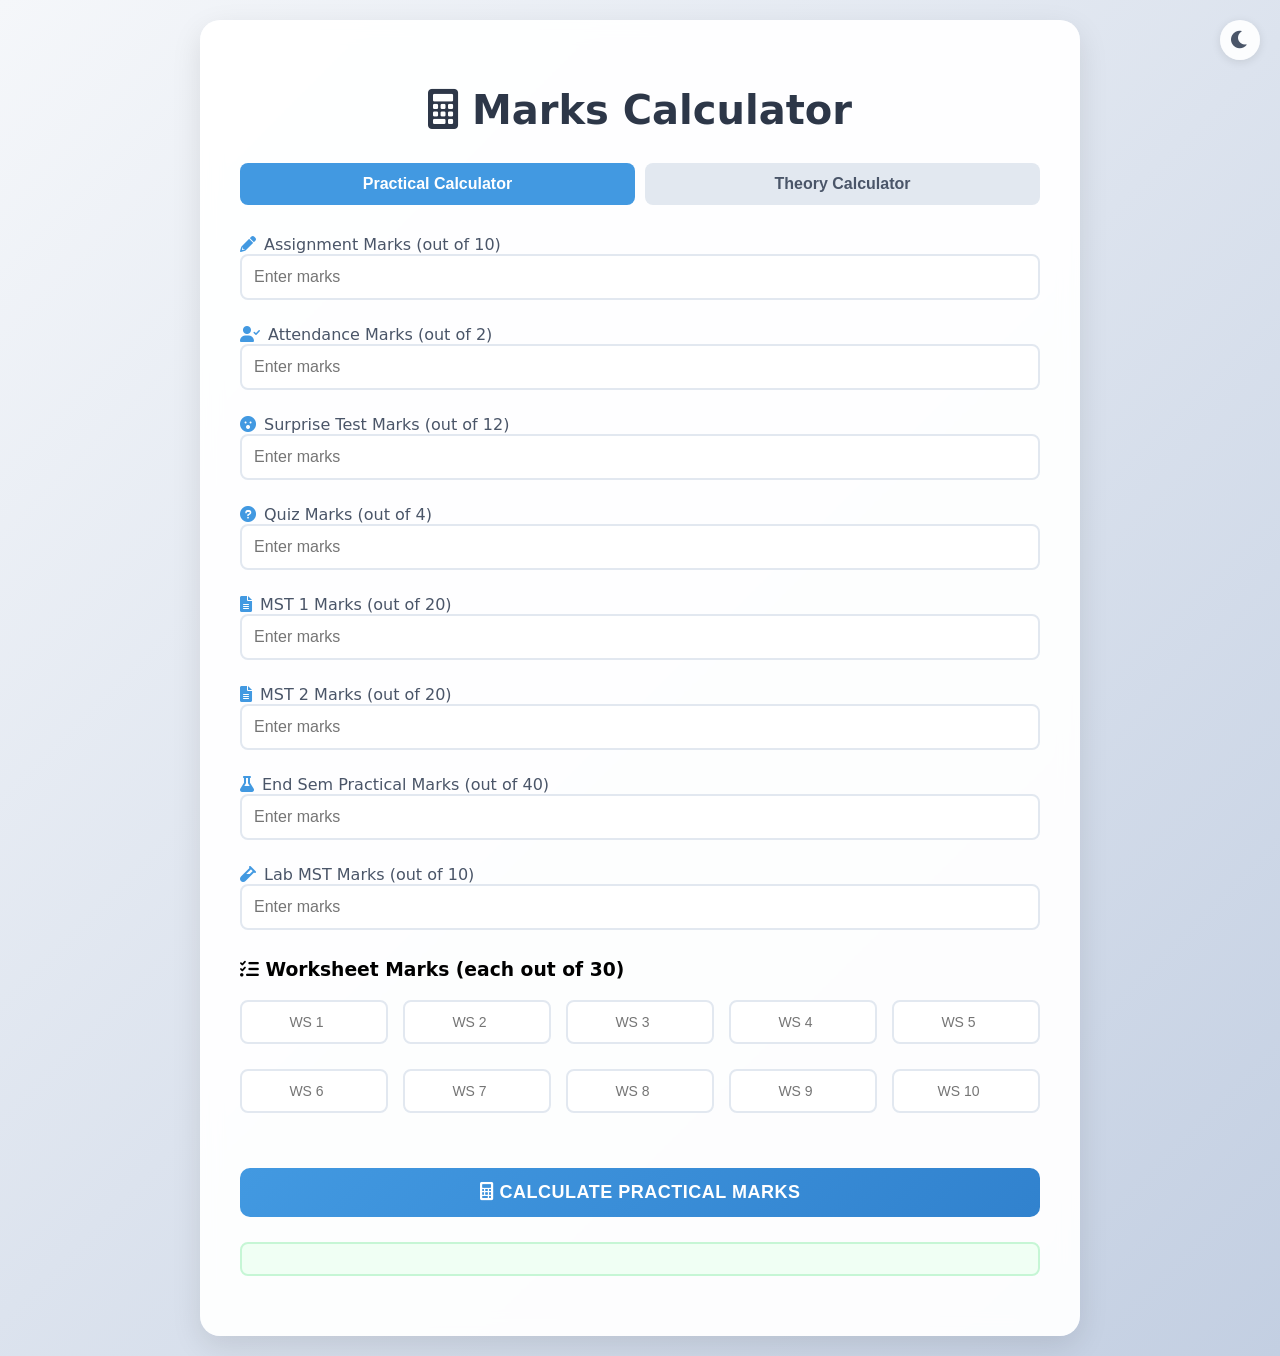
<file: index.html>
<!DOCTYPE html>
<html lang="en">
<head>
    <meta charset="UTF-8">
    <meta name="viewport" content="width=device-width, initial-scale=1.0">
    <title>Marks Calculator</title>
    <link rel="stylesheet" href="style.css">
    <link rel="stylesheet" href="https://cdnjs.cloudflare.com/ajax/libs/font-awesome/6.0.0/css/all.min.css">
</head>
<body>
    <div class="theme-toggle">
        <button id="themeToggle" onclick="toggleTheme()">
            <i class="fas fa-moon"></i>
        </button>
    </div>
    <div class="container">
        <h1><i class="fas fa-calculator"></i> Marks Calculator</h1>
        
        <div class="tabs">
            <button class="tab-btn active" onclick="openTab('practical')">Practical Calculator</button>
            <button class="tab-btn" onclick="openTab('theory')">Theory Calculator</button>
        </div>

        <div id="practical" class="tab-content active">
            <form id="practicalForm">
                <div class="input-group">
                    <label><i class="fas fa-pencil-alt"></i> Assignment Marks (out of 10)</label>
                    <input type="number" step="any" id="assignment" placeholder="Enter marks">
                </div>

                <div class="input-group">
                    <label><i class="fas fa-user-check"></i> Attendance Marks (out of 2)</label>
                    <input type="number" step="any" id="attendance" placeholder="Enter marks">
                </div>

                <div class="input-group">
                    <label><i class="fas fa-surprise"></i> Surprise Test Marks (out of 12)</label>
                    <input type="number" step="any" id="surpriseTest" placeholder="Enter marks">
                </div>

                <div class="input-group">
                    <label><i class="fas fa-question-circle"></i> Quiz Marks (out of 4)</label>
                    <input type="number" step="any" id="quiz" placeholder="Enter marks">
                </div>

                <div class="input-group">
                    <label><i class="fas fa-file-alt"></i> MST 1 Marks (out of 20)</label>
                    <input type="number" step="any" id="mst1" placeholder="Enter marks">
                </div>

                <div class="input-group">
                    <label><i class="fas fa-file-alt"></i> MST 2 Marks (out of 20)</label>
                    <input type="number" step="any" id="mst2" placeholder="Enter marks">
                </div>

                <div class="input-group">
                    <label><i class="fas fa-flask"></i> End Sem Practical Marks (out of 40)</label>
                    <input type="number" step="any" id="end" placeholder="Enter marks">
                </div>

                <div class="input-group">
                    <label><i class="fas fa-vial"></i> Lab MST Marks (out of 10)</label>
                    <input type="number" step="any" id="labmst" placeholder="Enter marks">
                </div>

                <h3><i class="fas fa-tasks"></i> Worksheet Marks (each out of 30)</h3>
                <div class="worksheet-grid">
                    <input type="number" step="any" id="ws1" placeholder="WS 1">
                    <input type="number" step="any" id="ws2" placeholder="WS 2">
                    <input type="number" step="any" id="ws3" placeholder="WS 3">
                    <input type="number" step="any" id="ws4" placeholder="WS 4">
                    <input type="number" step="any" id="ws5" placeholder="WS 5">
                    <input type="number" step="any" id="ws6" placeholder="WS 6">
                    <input type="number" step="any" id="ws7" placeholder="WS 7">
                    <input type="number" step="any" id="ws8" placeholder="WS 8">
                    <input type="number" step="any" id="ws9" placeholder="WS 9">
                    <input type="number" step="any" id="ws10" placeholder="WS 10">
                </div>

                <button type="button" onclick="calculatePracticalMarks()">
                    <i class="fas fa-calculator"></i> Calculate Practical Marks
                </button>
                <p id="practicalResult"></p>
            </form>
        </div>

        <div id="theory" class="tab-content">
            <form id="theoryForm">
                <div class="input-group">
                    <label><i class="fas fa-pencil-alt"></i> Assignment Marks (out of 10)</label>
                    <input type="number" id="theoryAssignment" min="0" max="10" step="0.5" required>
                </div>

                <div class="input-group">
                    <label><i class="fas fa-user-check"></i> Attendance Marks (out of 2)</label>
                    <input type="number" id="theoryAttendance" min="0" max="2" step="0.5" required>
                </div>

                <div class="input-group">
                    <label><i class="fas fa-file-alt"></i> MST-1 Marks (out of 20)</label>
                    <input type="number" id="theoryMst1" min="0" max="20" step="0.5" required>
                </div>

                <div class="input-group">
                    <label><i class="fas fa-file-alt"></i> MST-2 Marks (out of 20)</label>
                    <input type="number" id="theoryMst2" min="0" max="20" step="0.5" required>
                </div>

                <div class="input-group">
                    <label><i class="fas fa-question-circle"></i> Quiz Marks (out of 4)</label>
                    <input type="number" id="theoryQuiz" min="0" max="4" step="0.5" required>
                </div>

                <div class="input-group">
                    <label><i class="fas fa-surprise"></i> Surprise Test Marks (out of 12)</label>
                    <input type="number" id="theorySurpriseTest" min="0" max="12" step="0.5" required>
                </div>

                <button type="button" onclick="calculateTheoryMarks()">
                    <i class="fas fa-calculator"></i> Calculate Theory Marks
                </button>
                <p id="theoryResult"></p>
            </form>
        </div>
    </div>

    <script>
        function toggleTheme() {
            document.body.classList.toggle('dark-theme');
            const themeToggle = document.getElementById('themeToggle');
            const icon = themeToggle.querySelector('i');
            
            if (document.body.classList.contains('dark-theme')) {
                icon.classList.remove('fa-moon');
                icon.classList.add('fa-sun');
            } else {
                icon.classList.remove('fa-sun');
                icon.classList.add('fa-moon');
            }
        }

        function openTab(tabName) {
            // Hide all tab contents
            const tabContents = document.getElementsByClassName("tab-content");
            for (let content of tabContents) {
                content.classList.remove("active");
            }

            // Remove active class from all buttons
            const tabButtons = document.getElementsByClassName("tab-btn");
            for (let button of tabButtons) {
                button.classList.remove("active");
            }

            // Show the selected tab content and activate the button
            document.getElementById(tabName).classList.add("active");
            event.currentTarget.classList.add("active");
        }

        function calculatePracticalMarks() {
            const get = id => parseFloat(document.getElementById(id).value) || 0;

            // Get all input values
            const assignment = get("assignment");
            const attendance = get("attendance");
            const surpriseTest = get("surpriseTest");
            const quiz = get("quiz");
            const mst1 = get("mst1");
            const mst2 = get("mst2");
            const end = get("end");
            const labmst = get("labmst");

            // Get worksheet marks
            const ws1 = get("ws1");
            const ws2 = get("ws2");
            const ws3 = get("ws3");
            const ws4 = get("ws4");
            const ws5 = get("ws5");
            const ws6 = get("ws6");
            const ws7 = get("ws7");
            const ws8 = get("ws8");
            const ws9 = get("ws9");
            const ws10 = get("ws10");

            // Calculate surprise test marks (s)
            const s = (surpriseTest / 12) * 4;

            // Calculate lab MST marks (n)
            const n = (labmst / 10) * 15;

            // Calculate worksheet total
            const worksheet = ((ws1 + ws2 + ws3 + ws4 + ws5 + ws6 + ws7 + ws8 + ws9 + ws10) / 300) * 45;

            // Calculate MST average
            const m = (mst1 + mst2) / 2;

            // Calculate total internal marks
            const total = ((assignment + quiz + m + attendance + s + worksheet + end + n) / 140) * 70;

            const resultElement = document.getElementById("practicalResult");
            resultElement.innerHTML = `<i class="fas fa-chart-line"></i> Your Internal Marks = ${total.toFixed(2)}`;
        }

        function calculateTheoryMarks() {
            // Get all input values
            const assignment = parseFloat(document.getElementById('theoryAssignment').value) || 0;
            const attendance = parseFloat(document.getElementById('theoryAttendance').value) || 0;
            const mst1 = parseFloat(document.getElementById('theoryMst1').value) || 0;
            const mst2 = parseFloat(document.getElementById('theoryMst2').value) || 0;
            const quiz = parseFloat(document.getElementById('theoryQuiz').value) || 0;
            const surpriseTest = parseFloat(document.getElementById('theorySurpriseTest').value) || 0;

            // Validate inputs
            if (assignment > 10 || attendance > 2 || mst1 > 20 || mst2 > 20 || quiz > 4 || surpriseTest > 12) {
                document.getElementById("theoryResult").innerHTML = 'Please enter valid marks within the specified ranges.';
                return;
            }

            // Calculate total marks
            const totalMarks = assignment + attendance + mst1 + mst2 + quiz + surpriseTest;
            const finalScore = (totalMarks / 68) * 40;

            // Display result
            const resultText = `
             
                Final Score (out of 40): ${finalScore.toFixed(2)}
            `;
            document.getElementById("theoryResult").innerHTML = resultText;
        }
    </script>
</body>
</html>
   <!-- new piont taken -->
    <!-- new pointt -->
     <!-- hjikughui -->
      <!-- bgghjghgfgh -->
</file>
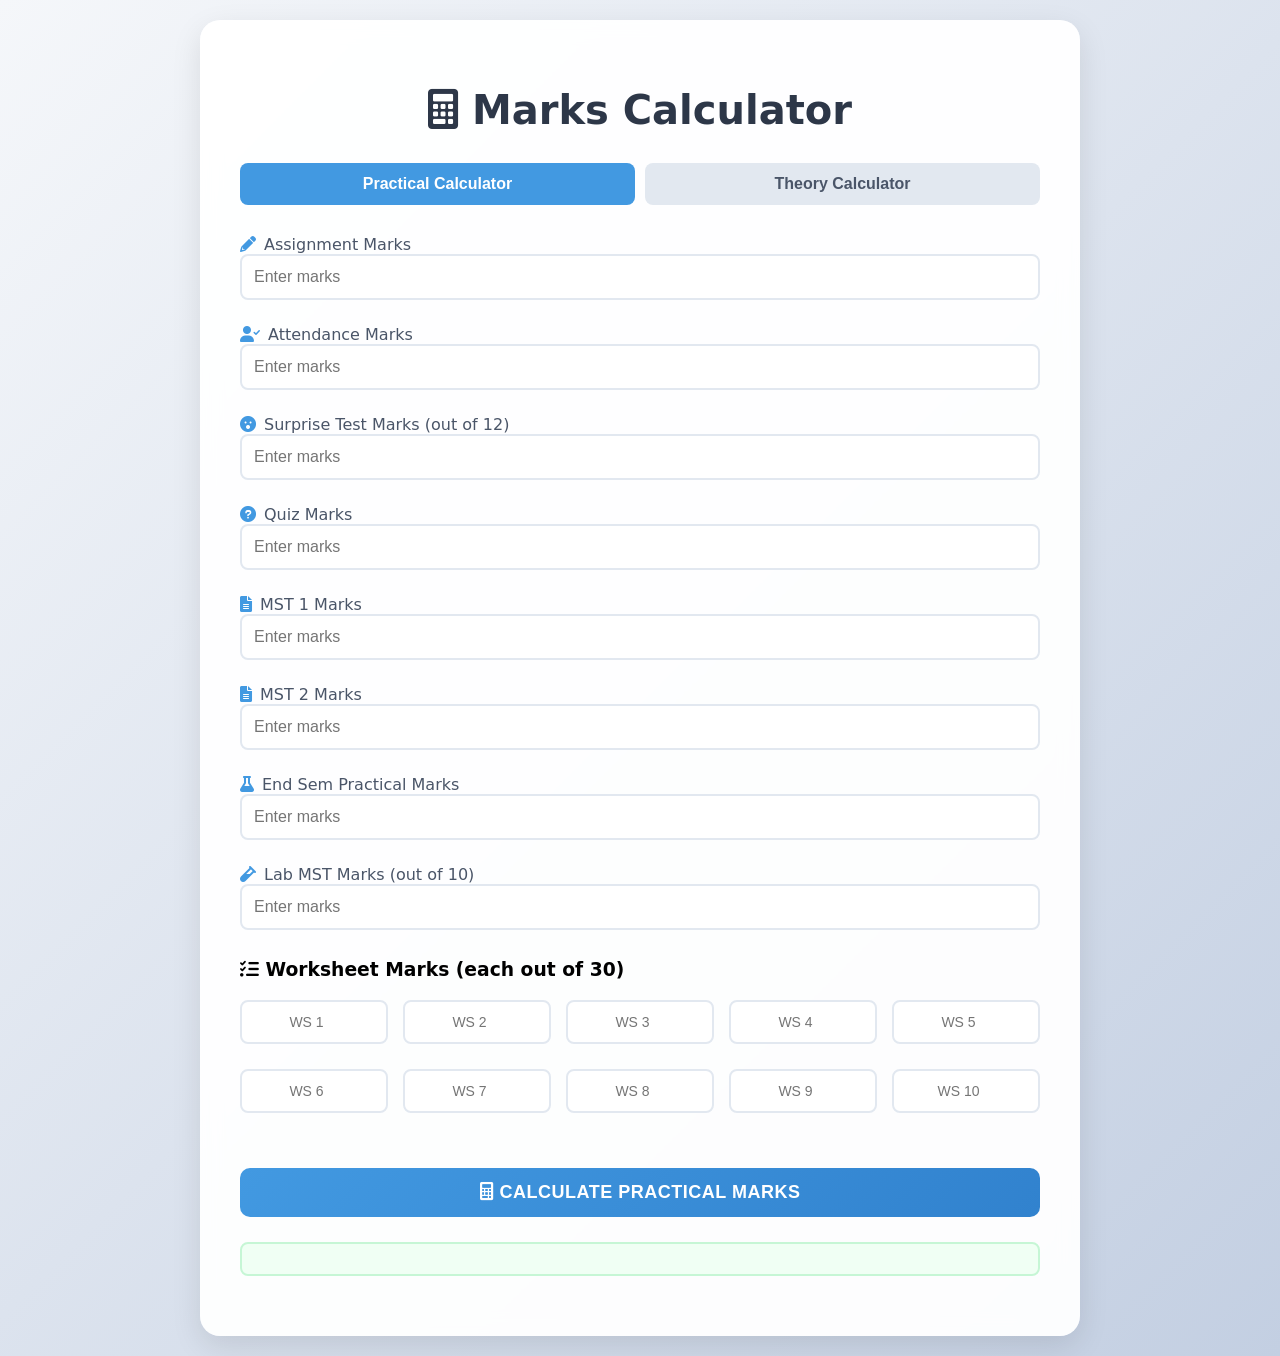
<file: app.html>
<!DOCTYPE html>
<html lang="en">
<head>
    <meta charset="UTF-8">
    <meta name="viewport" content="width=device-width, initial-scale=1.0">
    <title>Marks Calculator</title>
    <link rel="stylesheet" href="app.css">
    <link rel="stylesheet" href="https://cdnjs.cloudflare.com/ajax/libs/font-awesome/6.0.0/css/all.min.css">
</head>
<body>
    <div class="container">
        <h1><i class="fas fa-calculator"></i> Marks Calculator</h1>
        
        <div class="tabs">
            <button class="tab-btn active" onclick="openTab('practical')">Practical Calculator</button>
            <button class="tab-btn" onclick="openTab('theory')">Theory Calculator</button>
        </div>

        <div id="practical" class="tab-content active">
            <form id="practicalForm">
                <div class="input-group">
                    <label><i class="fas fa-pencil-alt"></i> Assignment Marks</label>
                    <input type="number" step="any" id="assignment" placeholder="Enter marks">
                </div>

                <div class="input-group">
                    <label><i class="fas fa-user-check"></i> Attendance Marks</label>
                    <input type="number" step="any" id="attendance" placeholder="Enter marks">
                </div>

                <div class="input-group">
                    <label><i class="fas fa-surprise"></i> Surprise Test Marks (out of 12)</label>
                    <input type="number" step="any" id="surpriseTest" placeholder="Enter marks">
                </div>

                <div class="input-group">
                    <label><i class="fas fa-question-circle"></i> Quiz Marks</label>
                    <input type="number" step="any" id="quiz" placeholder="Enter marks">
                </div>

                <div class="input-group">
                    <label><i class="fas fa-file-alt"></i> MST 1 Marks</label>
                    <input type="number" step="any" id="mst1" placeholder="Enter marks">
                </div>

                <div class="input-group">
                    <label><i class="fas fa-file-alt"></i> MST 2 Marks</label>
                    <input type="number" step="any" id="mst2" placeholder="Enter marks">
                </div>

                <div class="input-group">
                    <label><i class="fas fa-flask"></i> End Sem Practical Marks</label>
                    <input type="number" step="any" id="end" placeholder="Enter marks">
                </div>

                <div class="input-group">
                    <label><i class="fas fa-vial"></i> Lab MST Marks (out of 10)</label>
                    <input type="number" step="any" id="labmst" placeholder="Enter marks">
                </div>

                <h3><i class="fas fa-tasks"></i> Worksheet Marks (each out of 30)</h3>
                <div class="worksheet-grid">
                    <input type="number" step="any" id="ws1" placeholder="WS 1">
                    <input type="number" step="any" id="ws2" placeholder="WS 2">
                    <input type="number" step="any" id="ws3" placeholder="WS 3">
                    <input type="number" step="any" id="ws4" placeholder="WS 4">
                    <input type="number" step="any" id="ws5" placeholder="WS 5">
                    <input type="number" step="any" id="ws6" placeholder="WS 6">
                    <input type="number" step="any" id="ws7" placeholder="WS 7">
                    <input type="number" step="any" id="ws8" placeholder="WS 8">
                    <input type="number" step="any" id="ws9" placeholder="WS 9">
                    <input type="number" step="any" id="ws10" placeholder="WS 10">
                </div>

                <button type="button" onclick="calculatePracticalMarks()">
                    <i class="fas fa-calculator"></i> Calculate Practical Marks
                </button>
                <p id="practicalResult"></p>
            </form>
        </div>

        <div id="theory" class="tab-content">
            <form id="theoryForm">
                <div class="input-group">
                    <label><i class="fas fa-pencil-alt"></i> Assignment Marks (out of 10)</label>
                    <input type="number" id="theoryAssignment" min="0" max="10" step="0.5" required>
                </div>

                <div class="input-group">
                    <label><i class="fas fa-user-check"></i> Attendance Marks (out of 2)</label>
                    <input type="number" id="theoryAttendance" min="0" max="2" step="0.5" required>
                </div>

                <div class="input-group">
                    <label><i class="fas fa-file-alt"></i> MST-1 Marks (out of 20)</label>
                    <input type="number" id="theoryMst1" min="0" max="20" step="0.5" required>
                </div>

                <div class="input-group">
                    <label><i class="fas fa-file-alt"></i> MST-2 Marks (out of 20)</label>
                    <input type="number" id="theoryMst2" min="0" max="20" step="0.5" required>
                </div>

                <div class="input-group">
                    <label><i class="fas fa-question-circle"></i> Quiz Marks (out of 4)</label>
                    <input type="number" id="theoryQuiz" min="0" max="4" step="0.5" required>
                </div>

                <div class="input-group">
                    <label><i class="fas fa-surprise"></i> Surprise Test Marks (out of 12)</label>
                    <input type="number" id="theorySurpriseTest" min="0" max="12" step="0.5" required>
                </div>

                <button type="button" onclick="calculateTheoryMarks()">
                    <i class="fas fa-calculator"></i> Calculate Theory Marks
                </button>
                <p id="theoryResult"></p>
            </form>
        </div>
    </div>

    <script>
        function openTab(tabName) {
            // Hide all tab contents
            const tabContents = document.getElementsByClassName("tab-content");
            for (let content of tabContents) {
                content.classList.remove("active");
            }

            // Remove active class from all buttons
            const tabButtons = document.getElementsByClassName("tab-btn");
            for (let button of tabButtons) {
                button.classList.remove("active");
            }

            // Show the selected tab content and activate the button
            document.getElementById(tabName).classList.add("active");
            event.currentTarget.classList.add("active");
        }

        function calculatePracticalMarks() {
            const get = id => parseFloat(document.getElementById(id).value) || 0;

            // Get all input values
            const assignment = get("assignment");
            const attendance = get("attendance");
            const surpriseTest = get("surpriseTest");
            const quiz = get("quiz");
            const mst1 = get("mst1");
            const mst2 = get("mst2");
            const end = get("end");
            const labmst = get("labmst");

            // Get worksheet marks
            const ws1 = get("ws1");
            const ws2 = get("ws2");
            const ws3 = get("ws3");
            const ws4 = get("ws4");
            const ws5 = get("ws5");
            const ws6 = get("ws6");
            const ws7 = get("ws7");
            const ws8 = get("ws8");
            const ws9 = get("ws9");
            const ws10 = get("ws10");

            // Calculate surprise test marks (s)
            const s = (surpriseTest / 12) * 4;

            // Calculate lab MST marks (n)
            const n = (labmst / 10) * 15;

            // Calculate worksheet total
            const worksheet = ((ws1 + ws2 + ws3 + ws4 + ws5 + ws6 + ws7 + ws8 + ws9 + ws10) / 300) * 45;

            // Calculate MST average
            const m = (mst1 + mst2) / 2;

            // Calculate total internal marks
            const total = ((assignment + quiz + m + attendance + s + worksheet + end + n) / 140) * 70;

            const resultElement = document.getElementById("practicalResult");
            resultElement.innerHTML = `<i class="fas fa-chart-line"></i> Your Internal Marks = ${total.toFixed(2)}`;
        }

        function calculateTheoryMarks() {
            // Get all input values
            const assignment = parseFloat(document.getElementById('theoryAssignment').value) || 0;
            const attendance = parseFloat(document.getElementById('theoryAttendance').value) || 0;
            const mst1 = parseFloat(document.getElementById('theoryMst1').value) || 0;
            const mst2 = parseFloat(document.getElementById('theoryMst2').value) || 0;
            const quiz = parseFloat(document.getElementById('theoryQuiz').value) || 0;
            const surpriseTest = parseFloat(document.getElementById('theorySurpriseTest').value) || 0;

            // Validate inputs
            if (assignment > 10 || attendance > 2 || mst1 > 20 || mst2 > 20 || quiz > 4 || surpriseTest > 12) {
                document.getElementById("theoryResult").innerHTML = 'Please enter valid marks within the specified ranges.';
                return;
            }

            // Calculate total marks
            const totalMarks = assignment + attendance + mst1 + mst2 + quiz + surpriseTest;
            const finalScore = (totalMarks / 68) * 40;

            // Display result
            const resultText = `
             
                Final Score (out of 40): ${finalScore.toFixed(2)}
            `;
            document.getElementById("theoryResult").innerHTML = resultText;
        }
    </script>
</body>
</html>
   <!-- new piont taken -->
    <!-- new pointt -->
</file>
<file: style.css>
body {
    font-family: 'Segoe UI', system-ui, -apple-system, sans-serif;
    background: linear-gradient(135deg, #f5f7fa 0%, #c3cfe2 100%);
    margin: 0;
    padding: 20px;
    min-height: 100vh;
    display: flex;
    align-items: center;
    justify-content: center;
}

.container {
    max-width: 800px;
    background: rgba(255, 255, 255, 0.95);
    margin: auto;
    padding: 40px;
    border-radius: 20px;
    box-shadow: 0 10px 30px rgba(0, 0, 0, 0.1);
    backdrop-filter: blur(10px);
}

h1 {
    text-align: center;
    color: #2d3748;
    margin-bottom: 30px;
    font-size: 2.5em;
    font-weight: 600;
}

.tabs {
    display: flex;
    gap: 10px;
    margin-bottom: 30px;
}

.tab-btn {
    flex: 1;
    padding: 12px;
    background: #e2e8f0;
    border: none;
    color: #4a5568;
    font-size: 16px;
    font-weight: 600;
    border-radius: 8px;
    cursor: pointer;
    transition: all 0.3s ease;
}

.tab-btn:hover {
    background: #cbd5e0;
}

.tab-btn.active {
    background: #4299e1;
    color: white;
}

.tab-content {
    display: none;
}

.tab-content.active {
    display: block;
}

.input-group {
    margin-bottom: 15px;
}

.input-group label {
    display: flex;
    align-items: center;
    gap: 8px;
    color: #4a5568;
    font-weight: 500;
}

.input-group label i {
    color: #4299e1;
}

input[type="number"] {
    width: 100%;
    padding: 12px;
    box-sizing: border-box;
    margin-bottom: 10px;
    border: 2px solid #e2e8f0;
    border-radius: 8px;
    font-size: 16px;
    transition: all 0.3s ease;
}

input[type="number"]:focus {
    outline: none;
    border-color: #4299e1;
    box-shadow: 0 0 0 3px rgba(66, 153, 225, 0.2);
}

.worksheet-grid {
    display: grid;
    grid-template-columns: repeat(5, 1fr);
    gap: 15px;
    margin: 20px 0;
}

.worksheet-grid input {
    text-align: center;
    font-size: 14px;
}

button[type="button"] {
    width: 100%;
    padding: 14px;
    background: linear-gradient(135deg, #4299e1 0%, #3182ce 100%);
    border: none;
    color: white;
    font-size: 18px;
    font-weight: 600;
    margin-top: 25px;
    border-radius: 10px;
    cursor: pointer;
    transition: all 0.3s ease;
    text-transform: uppercase;
    letter-spacing: 0.5px;
}

button[type="button"]:hover {
    background: linear-gradient(135deg, #3182ce 0%, #2b6cb0 100%);
    transform: translateY(-2px);
    box-shadow: 0 5px 15px rgba(66, 153, 225, 0.3);
}

button[type="button"]:active {
    transform: translateY(0);
}

#practicalResult, #theoryResult {
    margin-top: 25px;
    font-weight: 600;
    text-align: center;
    font-size: 20px;
    color: #2f855a;
    padding: 15px;
    background: #f0fff4;
    border-radius: 8px;
    border: 2px solid #c6f6d5;
}

@media (max-width: 768px) {
    .container {
        padding: 20px;
        margin: 10px;
    }
    
    .worksheet-grid {
        grid-template-columns: repeat(2, 1fr);
    }
    
    .tabs {
        flex-direction: column;
    }
    
    h1 {
        font-size: 2em;
    }
}

.theme-toggle {
    position: fixed;
    top: 20px;
    right: 20px;
    z-index: 1000;
}

.theme-toggle button {
    background: rgba(255, 255, 255, 0.9);
    border: none;
    border-radius: 50%;
    width: 40px;
    height: 40px;
    cursor: pointer;
    display: flex;
    align-items: center;
    justify-content: center;
    font-size: 20px;
    color: #4a5568;
    box-shadow: 0 2px 10px rgba(0, 0, 0, 0.1);
    transition: all 0.3s ease;
}

.theme-toggle button:hover {
    transform: scale(1.1);
    background: rgba(255, 255, 255, 1);
}

/* Dark Theme Styles */
body.dark-theme {
    background: linear-gradient(135deg, #1a202c 0%, #2d3748 100%);
}

body.dark-theme .container {
    background: rgba(26, 32, 44, 0.95);
    box-shadow: 0 10px 30px rgba(0, 0, 0, 0.3);
}

body.dark-theme h1 {
    color: #e2e8f0;
}

body.dark-theme .tab-btn {
    background: rgba(45, 55, 72, 0.9);
    color: #e2e8f0;
}

body.dark-theme .tab-btn:hover {
    background: rgba(55, 65, 82, 0.9);
}

body.dark-theme .tab-btn.active {
    background: linear-gradient(135deg, #4299e1 0%, #3182ce 100%);
}

body.dark-theme .input-group label {
    color: #e2e8f0;
}

body.dark-theme input[type="number"] {
    background: rgba(45, 55, 72, 0.9);
    border-color: rgba(74, 85, 104, 0.5);
    color: #e2e8f0;
}

body.dark-theme input[type="number"]:focus {
    border-color: #4299e1;
    box-shadow: 0 0 0 3px rgba(66, 153, 225, 0.2);
}

body.dark-theme input[type="number"]::placeholder {
    color: #a0aec0;
}

body.dark-theme #practicalResult,
body.dark-theme #theoryResult {
    background: rgba(72, 187, 120, 0.1);
    border-color: rgba(72, 187, 120, 0.3);
    color: #9ae6b4;
}

body.dark-theme .theme-toggle button {
    background: rgba(45, 55, 72, 0.9);
    color: #e2e8f0;
}
</file>
<file: app.css>
body {
    font-family: 'Segoe UI', system-ui, -apple-system, sans-serif;
    background: linear-gradient(135deg, #f5f7fa 0%, #c3cfe2 100%);
    margin: 0;
    padding: 20px;
    min-height: 100vh;
    display: flex;
    align-items: center;
    justify-content: center;
}

.container {
    max-width: 800px;
    background: rgba(255, 255, 255, 0.95);
    margin: auto;
    padding: 40px;
    border-radius: 20px;
    box-shadow: 0 10px 30px rgba(0, 0, 0, 0.1);
    backdrop-filter: blur(10px);
}

h1 {
    text-align: center;
    color: #2d3748;
    margin-bottom: 30px;
    font-size: 2.5em;
    font-weight: 600;
}

.tabs {
    display: flex;
    gap: 10px;
    margin-bottom: 30px;
}

.tab-btn {
    flex: 1;
    padding: 12px;
    background: #e2e8f0;
    border: none;
    color: #4a5568;
    font-size: 16px;
    font-weight: 600;
    border-radius: 8px;
    cursor: pointer;
    transition: all 0.3s ease;
}

.tab-btn:hover {
    background: #cbd5e0;
}

.tab-btn.active {
    background: #4299e1;
    color: white;
}

.tab-content {
    display: none;
}

.tab-content.active {
    display: block;
}

.input-group {
    margin-bottom: 15px;
}

.input-group label {
    display: flex;
    align-items: center;
    gap: 8px;
    color: #4a5568;
    font-weight: 500;
}

.input-group label i {
    color: #4299e1;
}

input[type="number"] {
    width: 100%;
    padding: 12px;
    box-sizing: border-box;
    margin-bottom: 10px;
    border: 2px solid #e2e8f0;
    border-radius: 8px;
    font-size: 16px;
    transition: all 0.3s ease;
}

input[type="number"]:focus {
    outline: none;
    border-color: #4299e1;
    box-shadow: 0 0 0 3px rgba(66, 153, 225, 0.2);
}

.worksheet-grid {
    display: grid;
    grid-template-columns: repeat(5, 1fr);
    gap: 15px;
    margin: 20px 0;
}

.worksheet-grid input {
    text-align: center;
    font-size: 14px;
}

button[type="button"] {
    width: 100%;
    padding: 14px;
    background: linear-gradient(135deg, #4299e1 0%, #3182ce 100%);
    border: none;
    color: white;
    font-size: 18px;
    font-weight: 600;
    margin-top: 25px;
    border-radius: 10px;
    cursor: pointer;
    transition: all 0.3s ease;
    text-transform: uppercase;
    letter-spacing: 0.5px;
}

button[type="button"]:hover {
    background: linear-gradient(135deg, #3182ce 0%, #2b6cb0 100%);
    transform: translateY(-2px);
    box-shadow: 0 5px 15px rgba(66, 153, 225, 0.3);
}

button[type="button"]:active {
    transform: translateY(0);
}

#practicalResult, #theoryResult {
    margin-top: 25px;
    font-weight: 600;
    text-align: center;
    font-size: 20px;
    color: #2f855a;
    padding: 15px;
    background: #f0fff4;
    border-radius: 8px;
    border: 2px solid #c6f6d5;
}

@media (max-width: 768px) {
    .container {
        padding: 20px;
        margin: 10px;
    }
    
    .worksheet-grid {
        grid-template-columns: repeat(2, 1fr);
    }
    
    .tabs {
        flex-direction: column;
    }
    
    h1 {
        font-size: 2em;
    }
}
</file>
